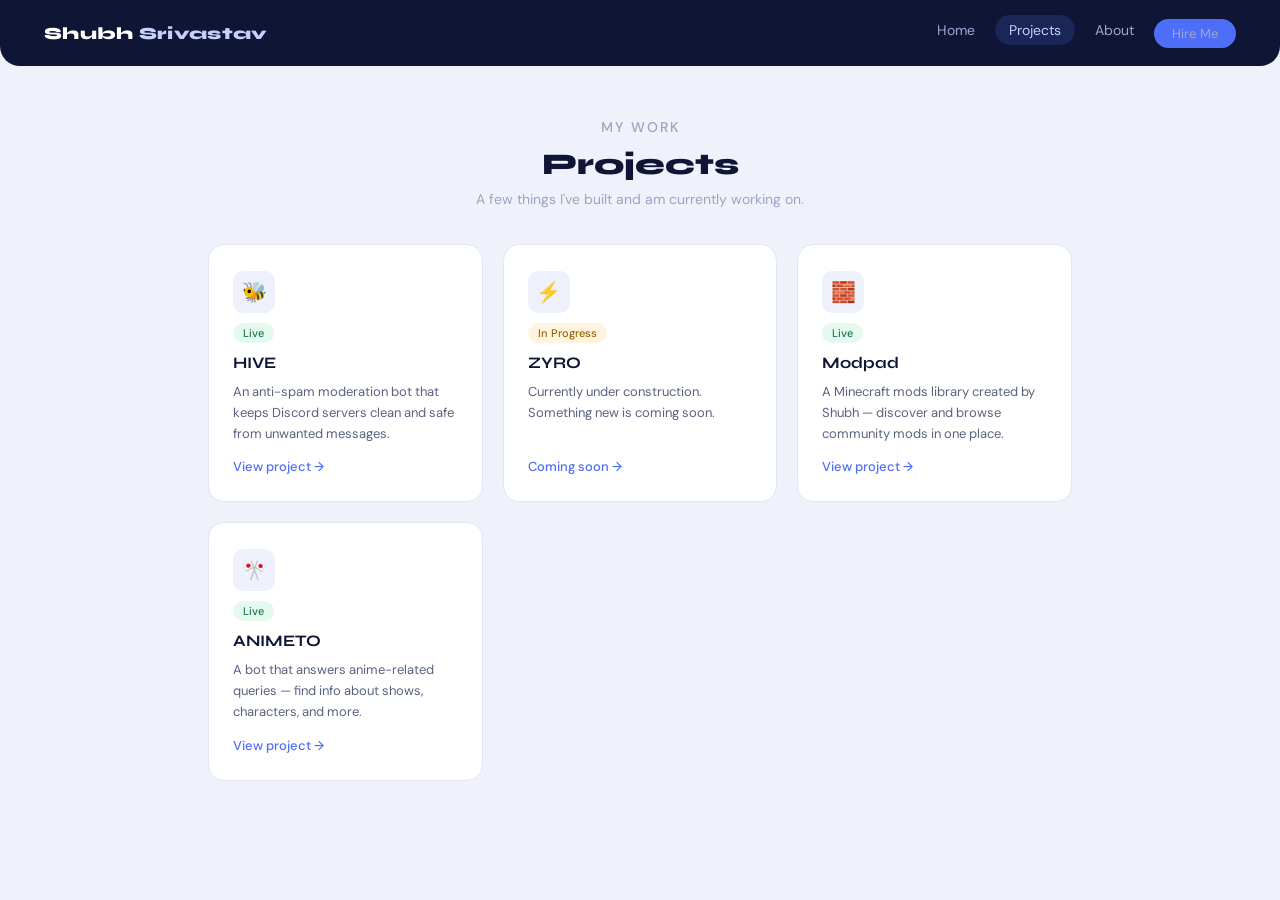
<file: index.html>
<!DOCTYPE html>
<html lang="en">
<head>
    <meta charset="UTF-8">
    <meta name="viewport" content="width=device-width, initial-scale=1.0">
    <title>Projects — Shubh Srivastav</title>
    <link rel="stylesheet" href="style.css">
    <style>
        .page-header {
            text-align: center;
            padding: 52px 20px 36px;
            animation: fadeUp 0.4s ease both;
        }

        @keyframes fadeUp {
            from { opacity: 0; transform: translateY(16px); }
            to   { opacity: 1; transform: translateY(0); }
        }

        .page-header h1 {
            font-family: 'Syne', sans-serif;
            font-size: 30px;
            font-weight: 800;
            color: var(--text-primary);
            margin-bottom: 8px;
        }

        .page-header p {
            font-size: 14px;
            color: var(--text-muted);
        }

        .projects-grid {
            display: grid;
            grid-template-columns: repeat(auto-fit, minmax(240px, 1fr));
            gap: 20px;
            max-width: 920px;
            margin: 0 auto 80px;
            padding: 0 28px;
        }

        .project-card {
            padding: 26px 24px;
            transition: transform 0.25s, box-shadow 0.25s;
            animation: fadeUp 0.4s ease both;
            display: flex;
            flex-direction: column;
            gap: 10px;
        }

        .project-card:nth-child(1) { animation-delay: 0.05s; }
        .project-card:nth-child(2) { animation-delay: 0.10s; }
        .project-card:nth-child(3) { animation-delay: 0.15s; }
        .project-card:nth-child(4) { animation-delay: 0.20s; }

        .project-card:hover {
            transform: translateY(-6px);
            box-shadow: 0 16px 40px rgba(79, 110, 247, 0.1);
        }

        .project-icon {
            width: 42px;
            height: 42px;
            border-radius: var(--radius-sm);
            background: #eef0fb;
            display: flex;
            align-items: center;
            justify-content: center;
            font-size: 20px;
        }

        .project-card h3 {
            font-family: 'Syne', sans-serif;
            font-size: 16px;
            font-weight: 700;
            color: var(--text-primary);
        }

        .project-card p {
            font-size: 13px;
            color: var(--text-secondary);
            line-height: 1.6;
            flex: 1;
        }

        .status-badge {
            display: inline-block;
            font-size: 11px;
            font-weight: 500;
            padding: 3px 10px;
            border-radius: 20px;
            width: fit-content;
        }

        .status-live {
            background: #e6f9f0;
            color: #1a7a4a;
        }

        .status-wip {
            background: #fff4e0;
            color: #996600;
        }

        .project-link {
            display: inline-flex;
            align-items: center;
            gap: 5px;
            font-size: 13px;
            font-weight: 500;
            color: var(--accent);
            text-decoration: none;
            margin-top: 4px;
            transition: gap 0.2s;
        }

        .project-link:hover { gap: 8px; }

        @media (max-width: 500px) {
            .projects-grid { padding: 0 16px; }
            .page-header { padding: 36px 16px 24px; }
        }
    </style>
</head>
<body>

    <nav>
        <div class="logo">Shubh <span>Srivastav</span></div>
        <ul class="nav-links">
            <li><a href="homepage.html">Home</a></li>
            <li><a href="projects.html" class="active">Projects</a></li>
            <li><a href="homepage.html#about">About</a></li>
            <li><a href="mailto:shubh@example.com" class="btn" style="padding:6px 18px;font-size:13px;">Hire Me</a></li>
        </ul>
    </nav>

    <div class="page-header">
        <p class="section-label">My Work</p>
        <h1>Projects</h1>
        <p>A few things I've built and am currently working on.</p>
    </div>

    <div class="projects-grid">

        <div class="card project-card">
            <div class="project-icon">🐝</div>
            <span class="status-badge status-live">Live</span>
            <h3>HIVE</h3>
            <p>An anti-spam moderation bot that keeps Discord servers clean and safe from unwanted messages.</p>
            <a href="#" class="project-link">View project →</a>
        </div>

        <div class="card project-card">
            <div class="project-icon">⚡</div>
            <span class="status-badge status-wip">In Progress</span>
            <h3>ZYRO</h3>
            <p>Currently under construction. Something new is coming soon.</p>
            <a href="#" class="project-link">Coming soon →</a>
        </div>

        <div class="card project-card">
            <div class="project-icon">🧱</div>
            <span class="status-badge status-live">Live</span>
            <h3>Modpad</h3>
            <p>A Minecraft mods library created by Shubh — discover and browse community mods in one place.</p>
            <a href="#" class="project-link">View project →</a>
        </div>

        <div class="card project-card">
            <div class="project-icon">🎌</div>
            <span class="status-badge status-live">Live</span>
            <h3>ANIMETO</h3>
            <p>A bot that answers anime-related queries — find info about shows, characters, and more.</p>
            <a href="#" class="project-link">View project →</a>
        </div>

    </div>

</body>
</html>
</file>
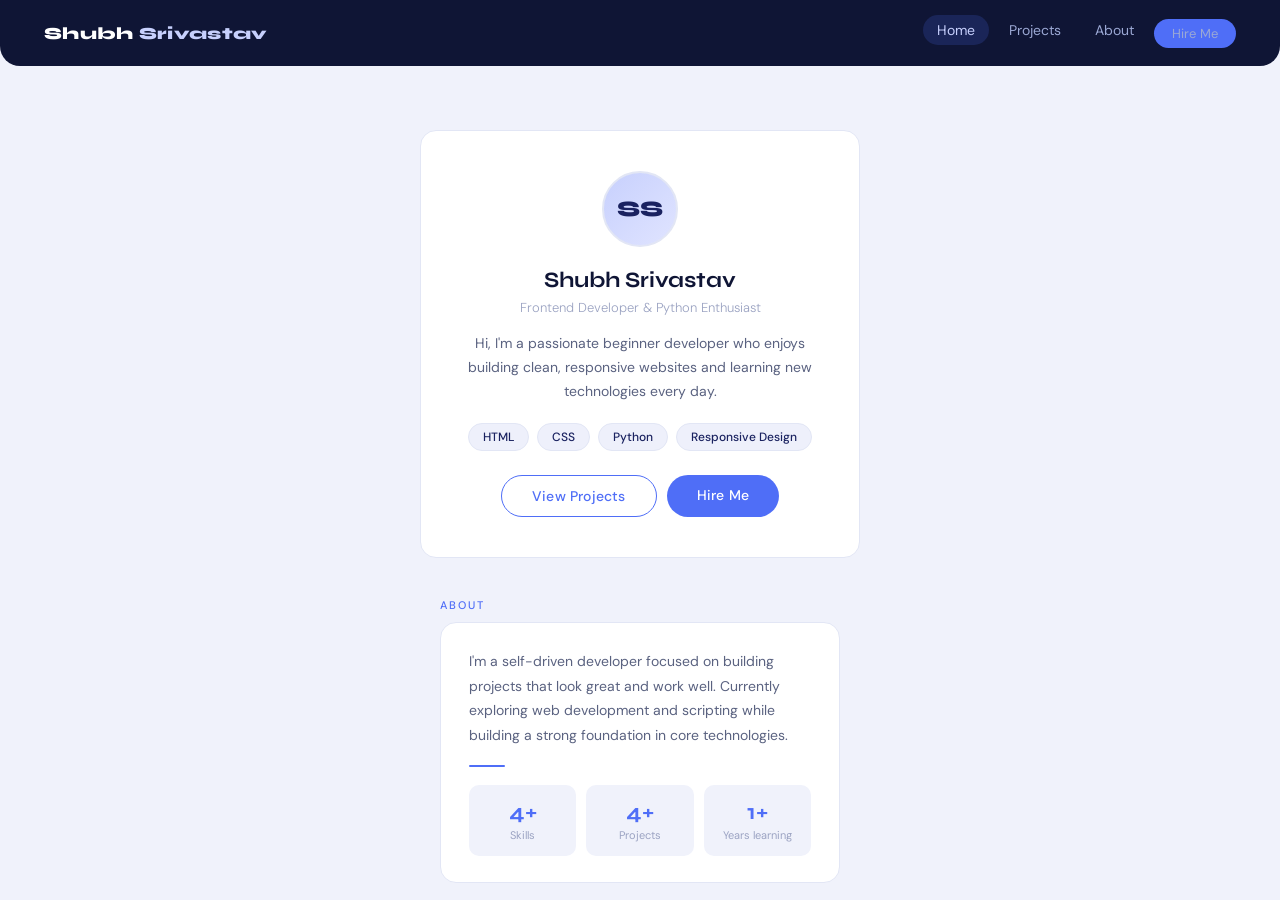
<file: Index.html>
<!DOCTYPE html>
<html lang="en">
<head>
    <meta charset="UTF-8">
    <meta name="viewport" content="width=device-width, initial-scale=1.0">
    <title>Shubh Srivastav — Portfolio</title>
    <link rel="stylesheet" href="style.css">
    <style>
        .hero {
            display: flex;
            justify-content: center;
            padding: 64px 20px 40px;
        }

        .hero-card {
            width: 100%;
            max-width: 440px;
            padding: 40px 36px;
            text-align: center;
            animation: fadeUp 0.5s ease both;
        }

        @keyframes fadeUp {
            from { opacity: 0; transform: translateY(20px); }
            to   { opacity: 1; transform: translateY(0); }
        }

        .hero-card:hover {
            transform: translateY(-5px);
            box-shadow: 0 20px 50px rgba(79, 110, 247, 0.1);
            transition: transform 0.3s, box-shadow 0.3s;
        }

        .avatar {
            width: 76px;
            height: 76px;
            border-radius: 50%;
            background: linear-gradient(135deg, var(--accent-light), #e0e4ff);
            display: flex;
            align-items: center;
            justify-content: center;
            font-family: 'Syne', sans-serif;
            font-size: 22px;
            font-weight: 800;
            color: var(--navy-mid);
            margin: 0 auto 20px;
            border: 2px solid var(--border);
        }

        .hero-card h1 {
            font-family: 'Syne', sans-serif;
            font-size: 22px;
            font-weight: 700;
            color: var(--text-primary);
            margin-bottom: 6px;
        }

        .role {
            font-size: 13px;
            color: var(--text-muted);
            margin-bottom: 16px;
            font-weight: 300;
        }

        .hero-card .bio {
            font-size: 14px;
            color: var(--text-secondary);
            line-height: 1.7;
        }

        .skills {
            display: flex;
            flex-wrap: wrap;
            gap: 8px;
            justify-content: center;
            margin: 20px 0 24px;
        }

        .skill-tag {
            background: #eef0fb;
            color: var(--navy-mid);
            font-size: 12px;
            font-weight: 500;
            padding: 5px 14px;
            border-radius: 20px;
            border: 1px solid var(--border);
        }

        .hero-actions {
            display: flex;
            gap: 10px;
            justify-content: center;
        }

        /* About */
        .about-section {
            max-width: 440px;
            margin: 0 auto 70px;
            padding: 0 20px;
            animation: fadeUp 0.5s 0.1s ease both;
        }

        .about-card {
            padding: 26px 28px;
        }

        .about-card .bio {
            font-size: 14px;
            color: var(--text-secondary);
            line-height: 1.75;
        }

        .divider {
            width: 36px;
            height: 2px;
            background: var(--accent);
            border-radius: 2px;
            margin: 18px 0;
        }

        .stat-row {
            display: flex;
            gap: 10px;
        }

        .stat {
            flex: 1;
            background: var(--bg);
            border-radius: var(--radius-sm);
            padding: 14px 10px;
            text-align: center;
        }

        .stat-num {
            font-family: 'Syne', sans-serif;
            font-size: 22px;
            font-weight: 700;
            color: var(--accent);
        }

        .stat-label {
            font-size: 11px;
            color: var(--text-muted);
            margin-top: 3px;
        }

        @media (max-width: 500px) {
            .hero-card { padding: 28px 20px; }
        }
    </style>
</head>
<body>

    <nav>
        <div class="logo">Shubh <span>Srivastav</span></div>
        <ul class="nav-links">
            <li><a href="homepage.html" class="active">Home</a></li>
            <li><a href="projects.html">Projects</a></li>
            <li><a href="#about">About</a></li>
            <li><a href="mailto:shubh@example.com" class="btn" style="padding:6px 18px;font-size:13px;">Hire Me</a></li>
        </ul>
    </nav>

    <div class="hero">
        <div class="card hero-card">
            <div class="avatar">SS</div>
            <h1>Shubh Srivastav</h1>
            <p class="role">Frontend Developer &amp; Python Enthusiast</p>
            <p class="bio">Hi, I'm a passionate beginner developer who enjoys building clean, responsive websites and learning new technologies every day.</p>
            <div class="skills">
                <span class="skill-tag">HTML</span>
                <span class="skill-tag">CSS</span>
                <span class="skill-tag">Python</span>
                <span class="skill-tag">Responsive Design</span>
            </div>
            <div class="hero-actions">
                <a href="projects.html" class="btn btn-outline">View Projects</a>
                <a href="mailto:shubh@example.com" class="btn">Hire Me</a>
            </div>
        </div>
    </div>

    <div class="about-section" id="about">
        <p class="section-label">About</p>
        <div class="card about-card">
            <p class="bio">I'm a self-driven developer focused on building projects that look great and work well. Currently exploring web development and scripting while building a strong foundation in core technologies.</p>
            <div class="divider"></div>
            <div class="stat-row">
                <div class="stat">
                    <div class="stat-num">4+</div>
                    <div class="stat-label">Skills</div>
                </div>
                <div class="stat">
                    <div class="stat-num">4+</div>
                    <div class="stat-label">Projects</div>
                </div>
                <div class="stat">
                    <div class="stat-num">1+</div>
                    <div class="stat-label">Years learning</div>
                </div>
            </div>
        </div>
    </div>

</body>
</html>
</file>
<file: style.css>
@import url('https://fonts.googleapis.com/css2?family=Syne:wght@400;600;700;800&family=DM+Sans:ital,wght@0,300;0,400;0,500;1,300&display=swap');

*, *::before, *::after {
    margin: 0;
    padding: 0;
    box-sizing: border-box;
}

:root {
    --navy: #0f1535;
    --navy-mid: #1a2260;
    --accent: #4f6ef7;
    --accent-light: #c7d0fd;
    --bg: #f0f2fb;
    --surface: #ffffff;
    --text-primary: #0f1535;
    --text-secondary: #5a6280;
    --text-muted: #9ba3c2;
    --border: #e2e6f5;
    --radius-sm: 10px;
    --radius-md: 16px;
    --radius-lg: 24px;
}

html { scroll-behavior: smooth; }

body {
    font-family: 'DM Sans', sans-serif;
    background: var(--bg);
    color: var(--text-primary);
    min-height: 100vh;
}

/* ── NAV ── */
nav {
    background: var(--navy);
    height: 66px;
    border-radius: 0 0 20px 20px;
    display: flex;
    align-items: center;
    justify-content: space-between;
    padding: 0 44px;
    position: sticky;
    top: 0;
    z-index: 100;
}

.logo {
    font-family: 'Syne', sans-serif;
    font-weight: 800;
    font-size: 17px;
    color: #fff;
    letter-spacing: 0.3px;
}

.logo span {
    color: var(--accent-light);
}

.nav-links {
    list-style: none;
    display: flex;
    gap: 6px;
}

.nav-links a {
    text-decoration: none;
    color: #9ba8d4;
    font-size: 14px;
    font-weight: 400;
    padding: 6px 14px;
    border-radius: 20px;
    transition: background 0.2s, color 0.2s;
}

.nav-links a:hover,
.nav-links a.active {
    background: rgba(79, 110, 247, 0.18);
    color: var(--accent-light);
}

/* ── BUTTONS ── */
.btn {
    display: inline-block;
    padding: 11px 30px;
    background: var(--accent);
    color: #fff;
    border-radius: 30px;
    text-decoration: none;
    font-size: 14px;
    font-weight: 500;
    letter-spacing: 0.2px;
    transition: background 0.2s, transform 0.15s;
}

.btn:hover {
    background: #3a57e8;
    transform: translateY(-1px);
}

.btn-outline {
    background: transparent;
    border: 1.5px solid var(--accent);
    color: var(--accent);
}

.btn-outline:hover {
    background: var(--accent);
    color: #fff;
}

/* ── SECTION LABEL ── */
.section-label {
    font-size: 11px;
    letter-spacing: 2px;
    color: var(--accent);
    text-transform: uppercase;
    font-weight: 500;
    margin-bottom: 10px;
}

/* ── CARD BASE ── */
.card {
    background: var(--surface);
    border-radius: var(--radius-md);
    border: 1px solid var(--border);
}

/* ── RESPONSIVE NAV ── */
@media (max-width: 560px) {
    nav {
        flex-direction: column;
        height: auto;
        padding: 16px 20px;
        gap: 12px;
        border-radius: 0 0 16px 16px;
    }

    .nav-links {
        flex-wrap: wrap;
        justify-content: center;
        gap: 4px;
    }
}
</file>
